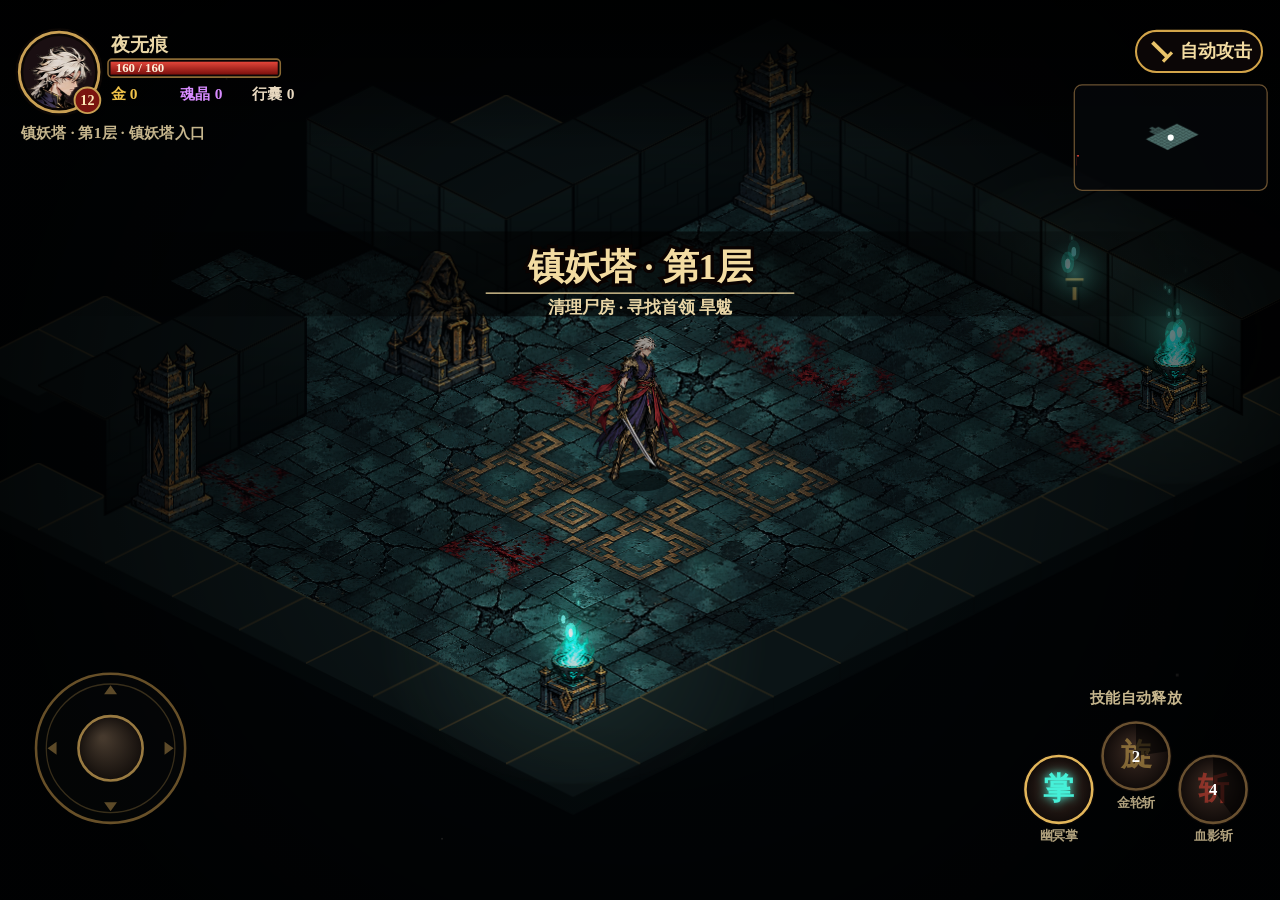
<file: prototype/hades-room/index.html>
<!doctype html>
<html lang="zh-CN">
<head>
<meta charset="utf-8">
<meta name="viewport" content="width=device-width,initial-scale=1,maximum-scale=1,user-scalable=no,viewport-fit=cover">
<meta name="apple-mobile-web-app-capable" content="yes">
<title>镇妖塔 · 地牢一层试制</title>
<style>
  html,body{margin:0;height:100%;background:#05080a;overflow:hidden;touch-action:none;-webkit-user-select:none;user-select:none}
  #game{display:block;width:100vw;height:100vh;height:100dvh}
  #loading{position:fixed;inset:0;display:flex;align-items:center;justify-content:center;color:#c9a55a;font:16px "STKaiti","KaiTi","Noto Serif CJK SC",serif;letter-spacing:4px}
</style>
</head>
<body>
<canvas id="game"></canvas>
<div id="loading">载入素材…</div>
<script src="game.js?v=20261023c"></script>
</body>
</html>
</file>
